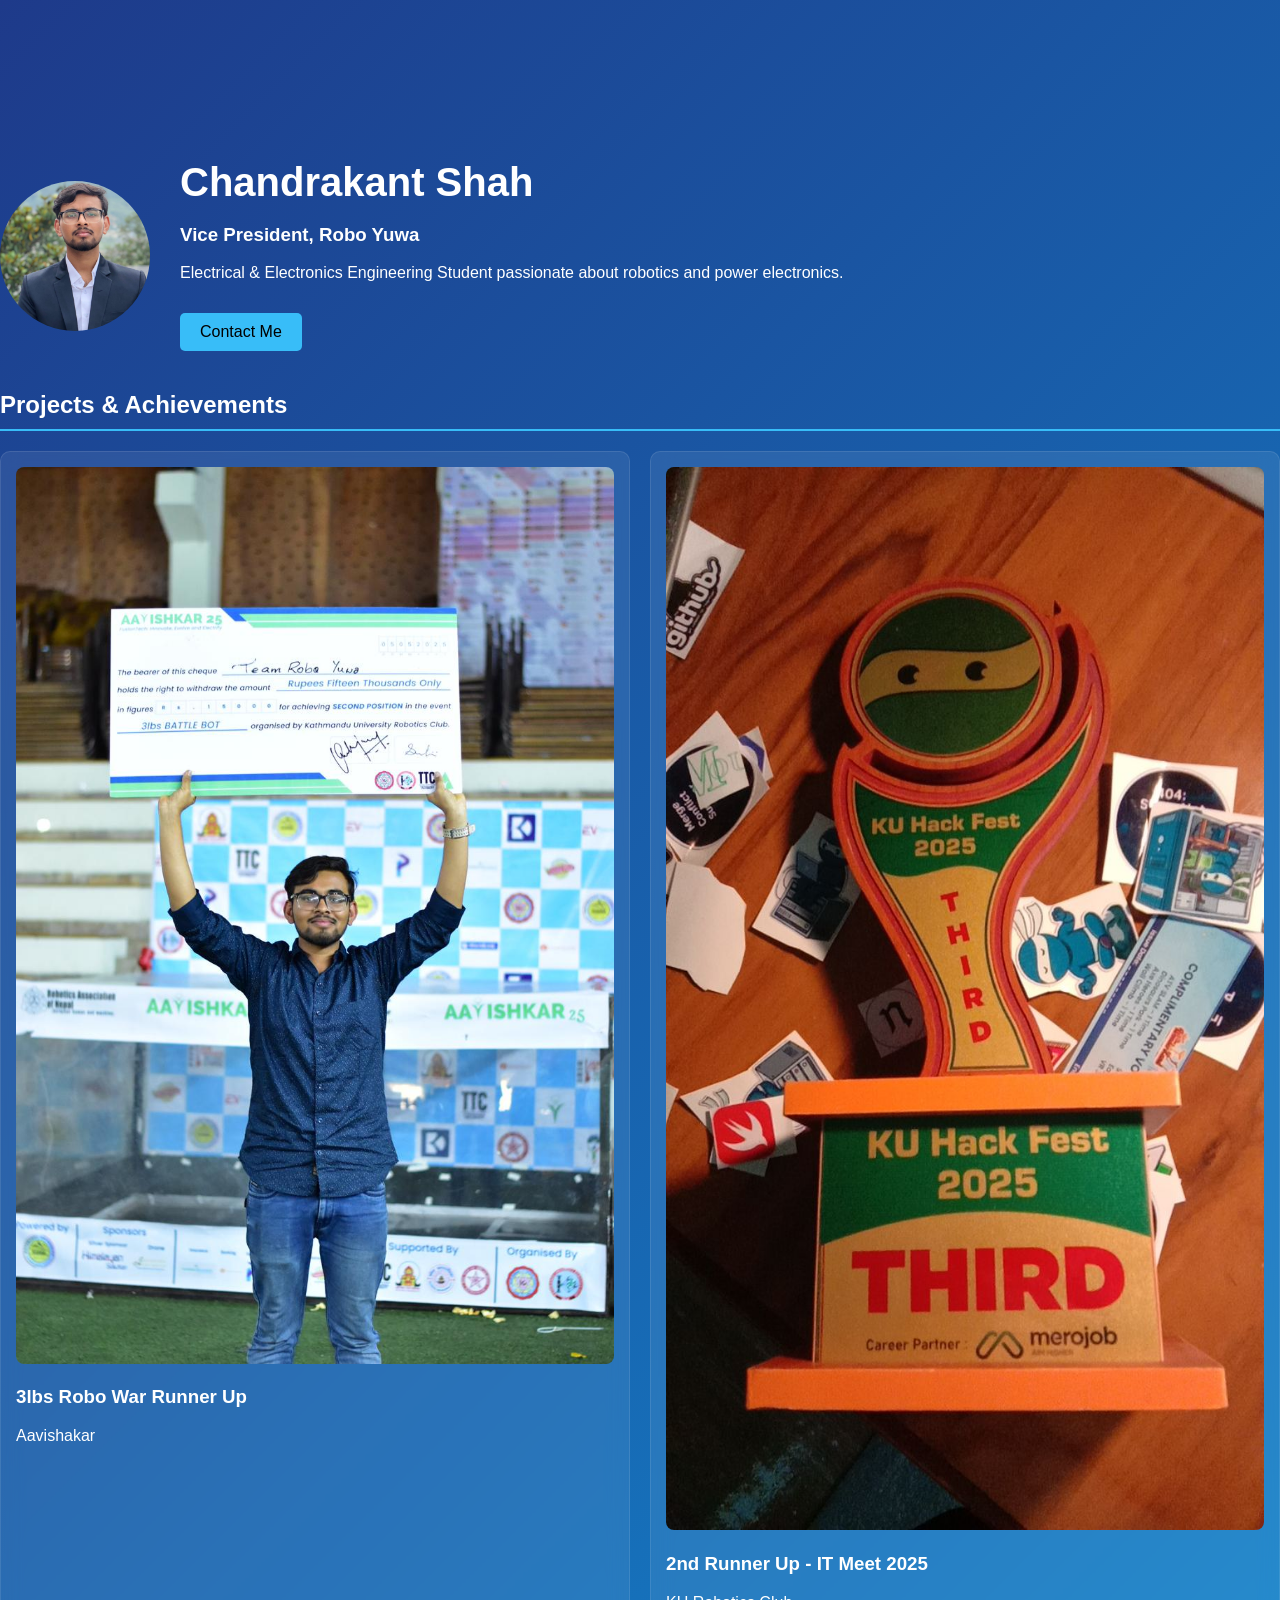
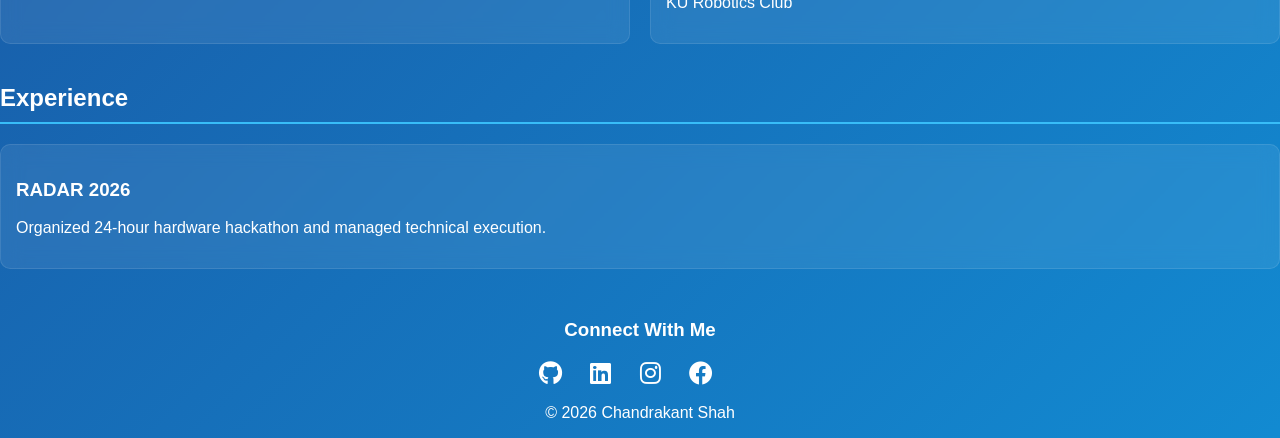
<file: index.html>
<!DOCTYPE html>
<html lang="en">
<head>
  <meta charset="UTF-8">
  <meta name="viewport" content="width=device-width, initial-scale=1.0">
  <title>Chandrakant Shah</title>

  <!-- Browser Tab Icon -->
  <link rel="icon" type="image/jpeg" href="me.jpeg">

  <link rel="stylesheet" href="style.css">
  <link rel="stylesheet" href="https://cdnjs.cloudflare.com/ajax/libs/font-awesome/6.0.0/css/all.min.css">
  <style>
    .profile-img {
      border-radius: 50%;
    }
  </style>
</head>

<body>

<div class="container">

  <!-- HERO -->
  <header>

</div>
    <div class="hero">
      <img id="photo" src="me.jpeg" class="profile-img" alt="Profile Photo">
      <div>
        <h1 id="name">Loading...</h1>
        <h3 id="role"></h3>
        <p id="tagline"></p>
        <a id="email" class="btn">Contact Me</a>
      </div>
    </div>
  </header>

  <!-- PROJECTS -->
  <section>
    <h2>Projects & Achievements</h2>
    <div id="projects" class="grid"></div>
  </section>

  <!-- EXPERIENCE -->
  <section>
    <h2>Experience</h2>
    <div id="experience"></div>
  </section>

  <!-- SOCIAL -->
 <footer>
  <h3>Connect With Me</h3>

  <div id="socials" class="socials"></div>

  <p>© 2026 Chandrakant Shah</p>
</footer>

</div>

<script src="script.js"></script>
</body>
</html>
</file>
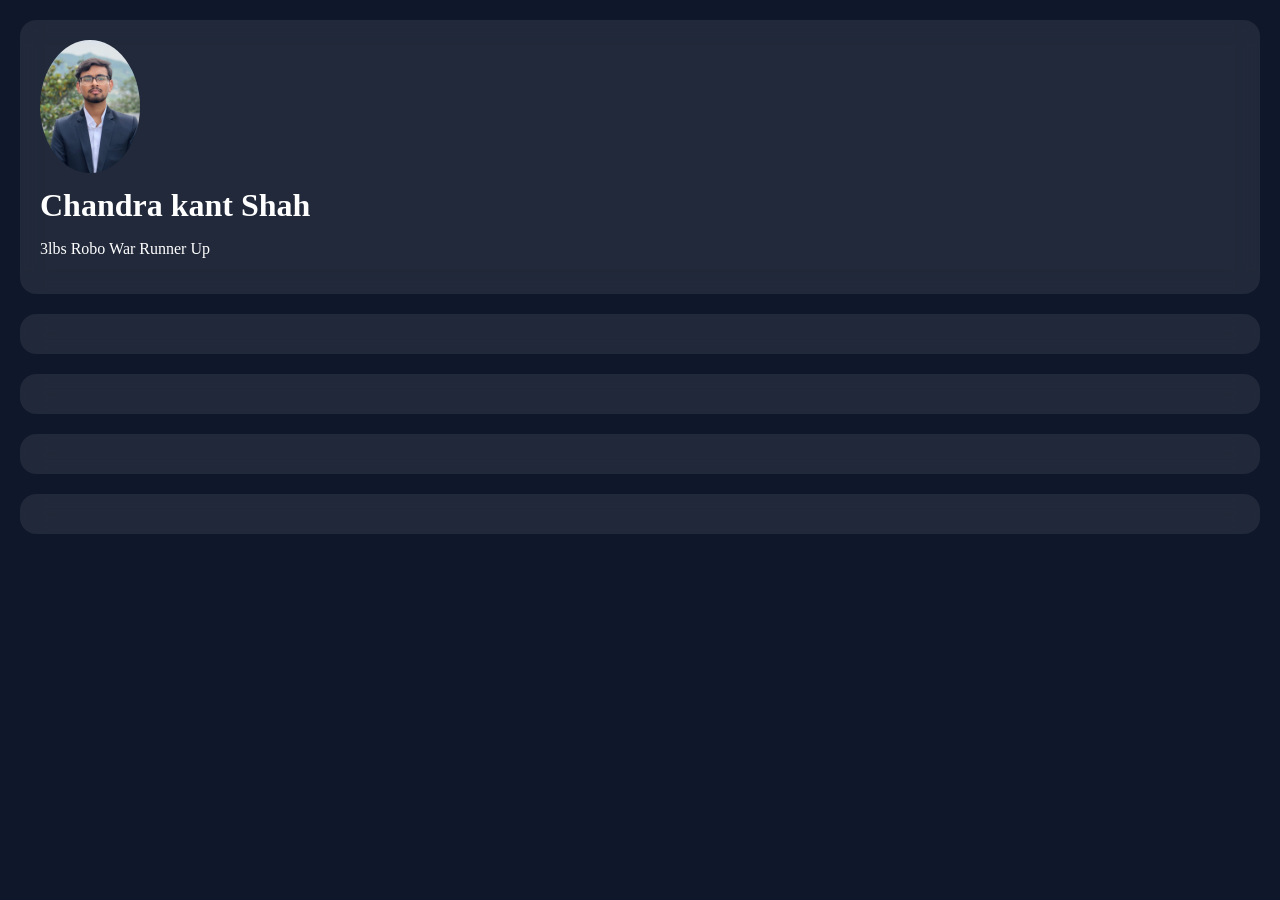
<file: new.html>
<!DOCTYPE html>
<html>
<head>
  <title>Portfolio</title>
  <meta name="viewport" content="width=device-width, initial-scale=1.0">

  <style>
    body {
      margin: 0;
      font-family: -apple-system, BlinkMacSystemFont;
      background: #0f172a;
      color: white;
    }

    .container {
      padding: 20px;
    }

    .card {
      background: rgba(255,255,255,0.08);
      backdrop-filter: blur(12px);
      border-radius: 16px;
      padding: 20px;
      margin-bottom: 20px;
      transition: 0.4s;
    }

    .card:hover {
      transform: translateY(-5px);
    }

    img {
      width: 100px;
      border-radius: 50%;
    }

    h1 { margin: 10px 0; }

    .grid {
      display: grid;
      grid-template-columns: repeat(auto-fit,minmax(150px,1fr));
      gap: 10px;
    }

    .btn {
      display: inline-block;
      padding: 8px 12px;
      margin: 5px;
      background: linear-gradient(135deg,#3b82f6,#9333ea);
      border-radius: 10px;
      text-decoration: none;
      color: white;
    }

    .fade {
      opacity: 0;
      transform: translateY(30px);
      transition: 0.8s;
    }

    .fade.show {
      opacity: 1;
      transform: translateY(0);
    }
  </style>
</head>

<body>

<div class="container">

  <div id="hero" class="card fade"></div>
  <div id="about" class="card fade"></div>
  <div id="skills" class="card fade"></div>
  <div id="projects" class="card fade"></div>
  <div id="contact" class="card fade"></div>

</div>

<script>
fetch("portfolio.xml")
.then(res => res.text())
.then(data => {
  const parser = new DOMParser();
  const xml = parser.parseFromString(data, "text/xml");

  // PERSONAL
  const name = xml.querySelector("name").textContent;
  const title = xml.querySelector("title").textContent;
  const photo = xml.querySelector("photo").textContent;

  document.getElementById("hero").innerHTML = `
    <img src="${photo}">
    <h1>${name}</h1>
    <p>${title}</p>
  `;

  // ABOUT
  document.getElementById("about").innerHTML = `
    <h2>About</h2>
    <p>${xml.querySelector("about").textContent}</p>
  `;

  // SKILLS
  let skills = xml.querySelectorAll("skill");
  let skillHTML = "<h2>Skills</h2><div class='grid'>";
  skills.forEach(s => {
    skillHTML += `<div class="card">${s.textContent}</div>`;
  });
  skillHTML += "</div>";
  document.getElementById("skills").innerHTML = skillHTML;

  // PROJECTS
  let projects = xml.querySelectorAll("project");
  let projHTML = "<h2>Projects</h2>";
  projects.forEach(p => {
    projHTML += `
      <div class="card">
        <h3>${p.querySelector("name").textContent}</h3>
        <p>${p.querySelector("desc").textContent}</p>
      </div>
    `;
  });
  document.getElementById("projects").innerHTML = projHTML;

  // SOCIAL
  const social = xml.querySelector("social");
  document.getElementById("contact").innerHTML = `
    <h2>Contact</h2>
    <a class="btn" href="${social.querySelector("github").textContent}">GitHub</a>
    <a class="btn" href="${social.querySelector("linkedin").textContent}">LinkedIn</a>
    <a class="btn" href="${social.querySelector("facebook").textContent}">Facebook</a>
    <a class="btn" href="${social.querySelector("instagram").textContent}">Instagram</a>
    <a class="btn" href="${social.querySelector("twitter").textContent}">X</a>
  `;

});

// Scroll animation
const reveal = () => {
  document.querySelectorAll(".fade").forEach(el => {
    if (el.getBoundingClientRect().top < window.innerHeight - 100) {
      el.classList.add("show");
    }
  });
};
window.addEventListener("scroll", reveal);
window.addEventListener("load", reveal);
</script>

</body>
</html>
</file>
<file: style.css>
body {
  margin: 0;
  font-family: Arial, sans-serif;
  color: white;
  overflow-x: hidden;

  .card {
  background: rgba(255,255,255,0.08);
  backdrop-filter: blur(10px);
  border: 1px solid rgba(255,255,255,0.1);
}

  /* dynamic gradient background */
  background: linear-gradient(-45deg, #0f172a, #1e293b, #0ea5e9, #1e3a8a);
  background-size: 400% 400%;
  animation: gradientMove 12s ease infinite;
}

@keyframes gradientMove {
  0% { background-position: 0% 50%; }
  50% { background-position: 100% 50%; }
  100% { background-position: 0% 50%; }
}

.container {
  max-width: 1000px;
  margin: auto;
  padding: 20px;
}

header {
  padding: 60px 0;
}

.hero {
  display: flex;
  gap: 30px;
  flex-wrap: wrap;
  align-items: center;
}

.profile-img {
  width: 150px;
  height: 150px;
  border-radius: 15px;
  object-fit: cover;
}

h1 {
  margin: 0;
  font-size: 2.5rem;
}

h2 {
  margin-top: 40px;
  border-bottom: 2px solid #38bdf8;
  padding-bottom: 10px;
}

.btn {
  display: inline-block;
  margin-top: 15px;
  padding: 10px 20px;
  background: #38bdf8;
  color: black;
  text-decoration: none;
  border-radius: 5px;
}

/* GRID */
.grid {
  display: grid;
  grid-template-columns: repeat(auto-fit, minmax(250px, 1fr));
  gap: 20px;
}

/* CARD */
.card {
  background: rgba(255,255,255,0.05);
  padding: 15px;
  border-radius: 10px;
  transition: 0.3s;
}

.card:hover {
  transform: translateY(-5px);
}

.card img {
  width: 100%;
  border-radius: 8px;
}

/* FOOTER */
footer {
  text-align: center;
  margin-top: 50px;
}

footer a {
  margin: 0 10px;
  font-size: 20px;
  color: white;
}
.logo img {
  width: 45px;
  height: 45px;
  border-radius: 10px;
  object-fit: cover;
}

header {
  display: flex;
  align-items: center;
  justify-content: space-between;
}
.socials a {
  margin: 0 12px;
  font-size: 24px;
  color: white;
  transition: 0.3s;
}

.socials a:hover {
  color: #38bdf8;
  transform: scale(1.2);
}
</file>
